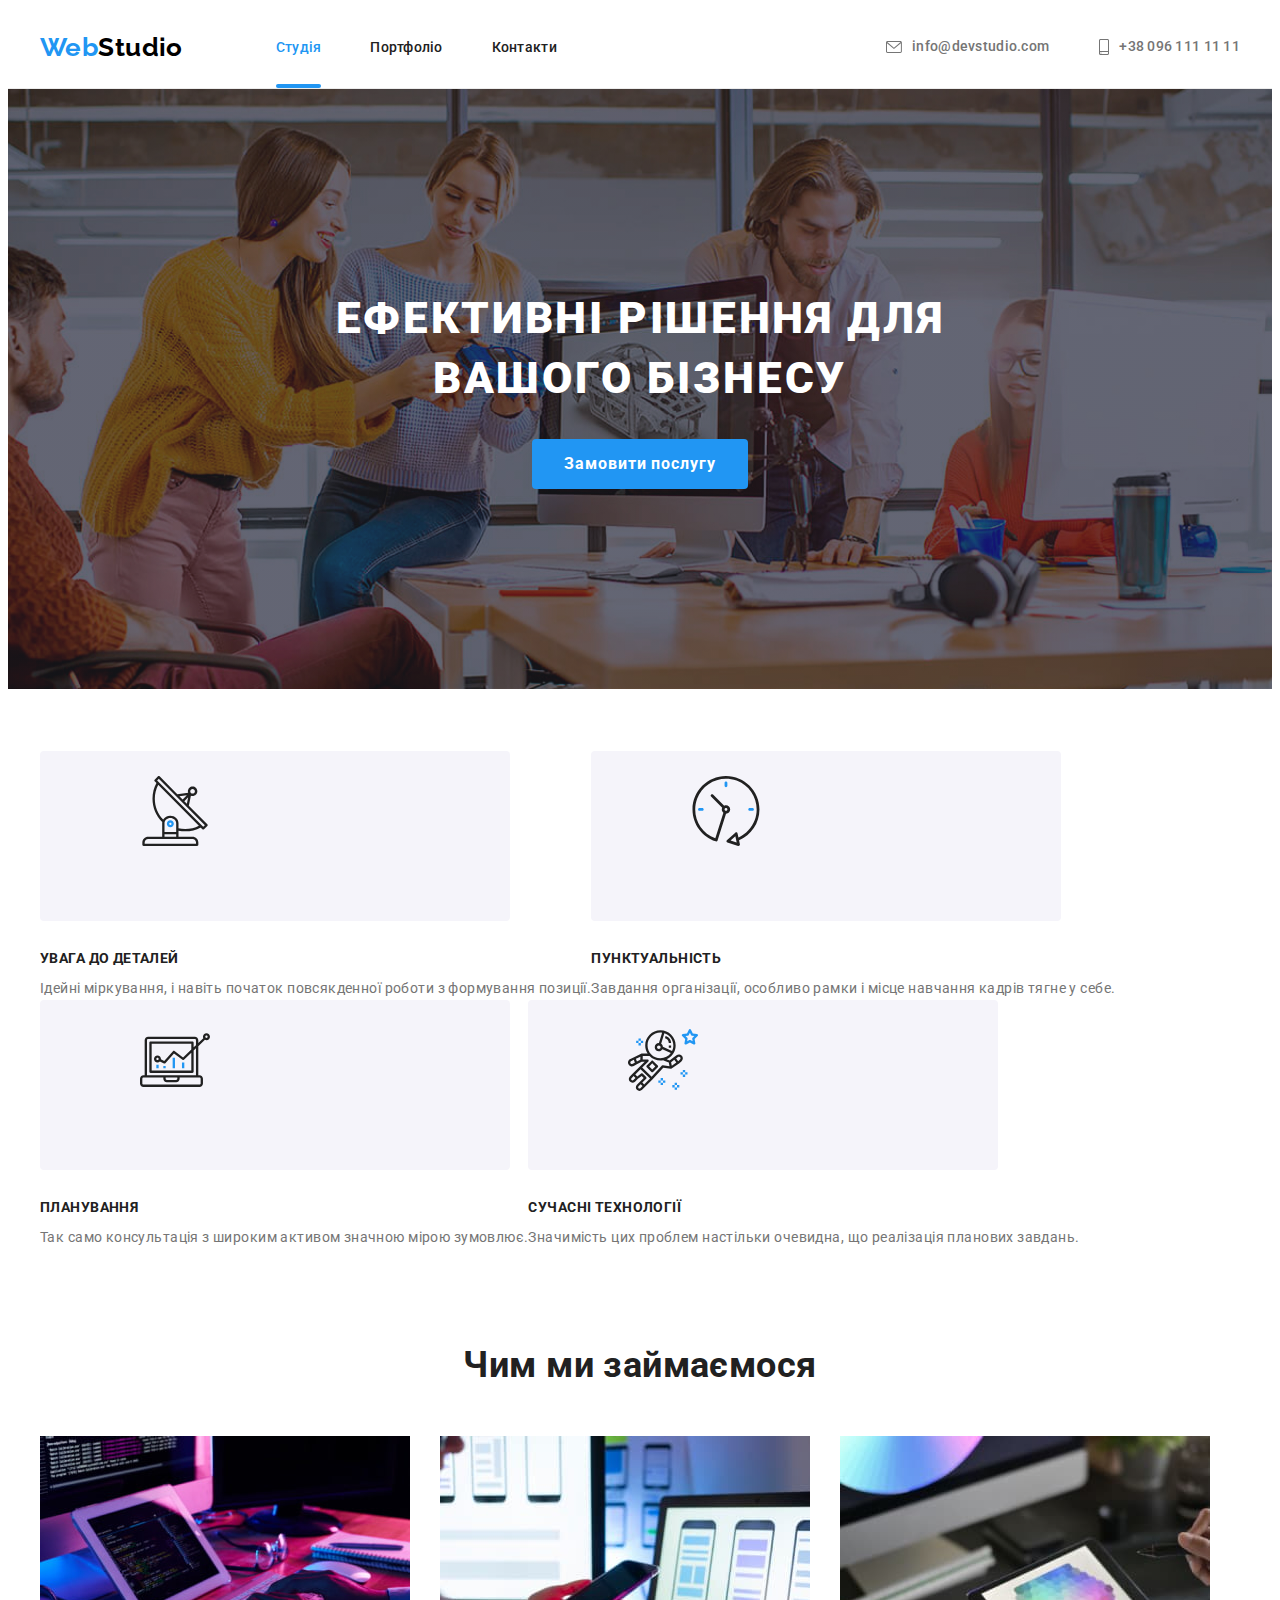
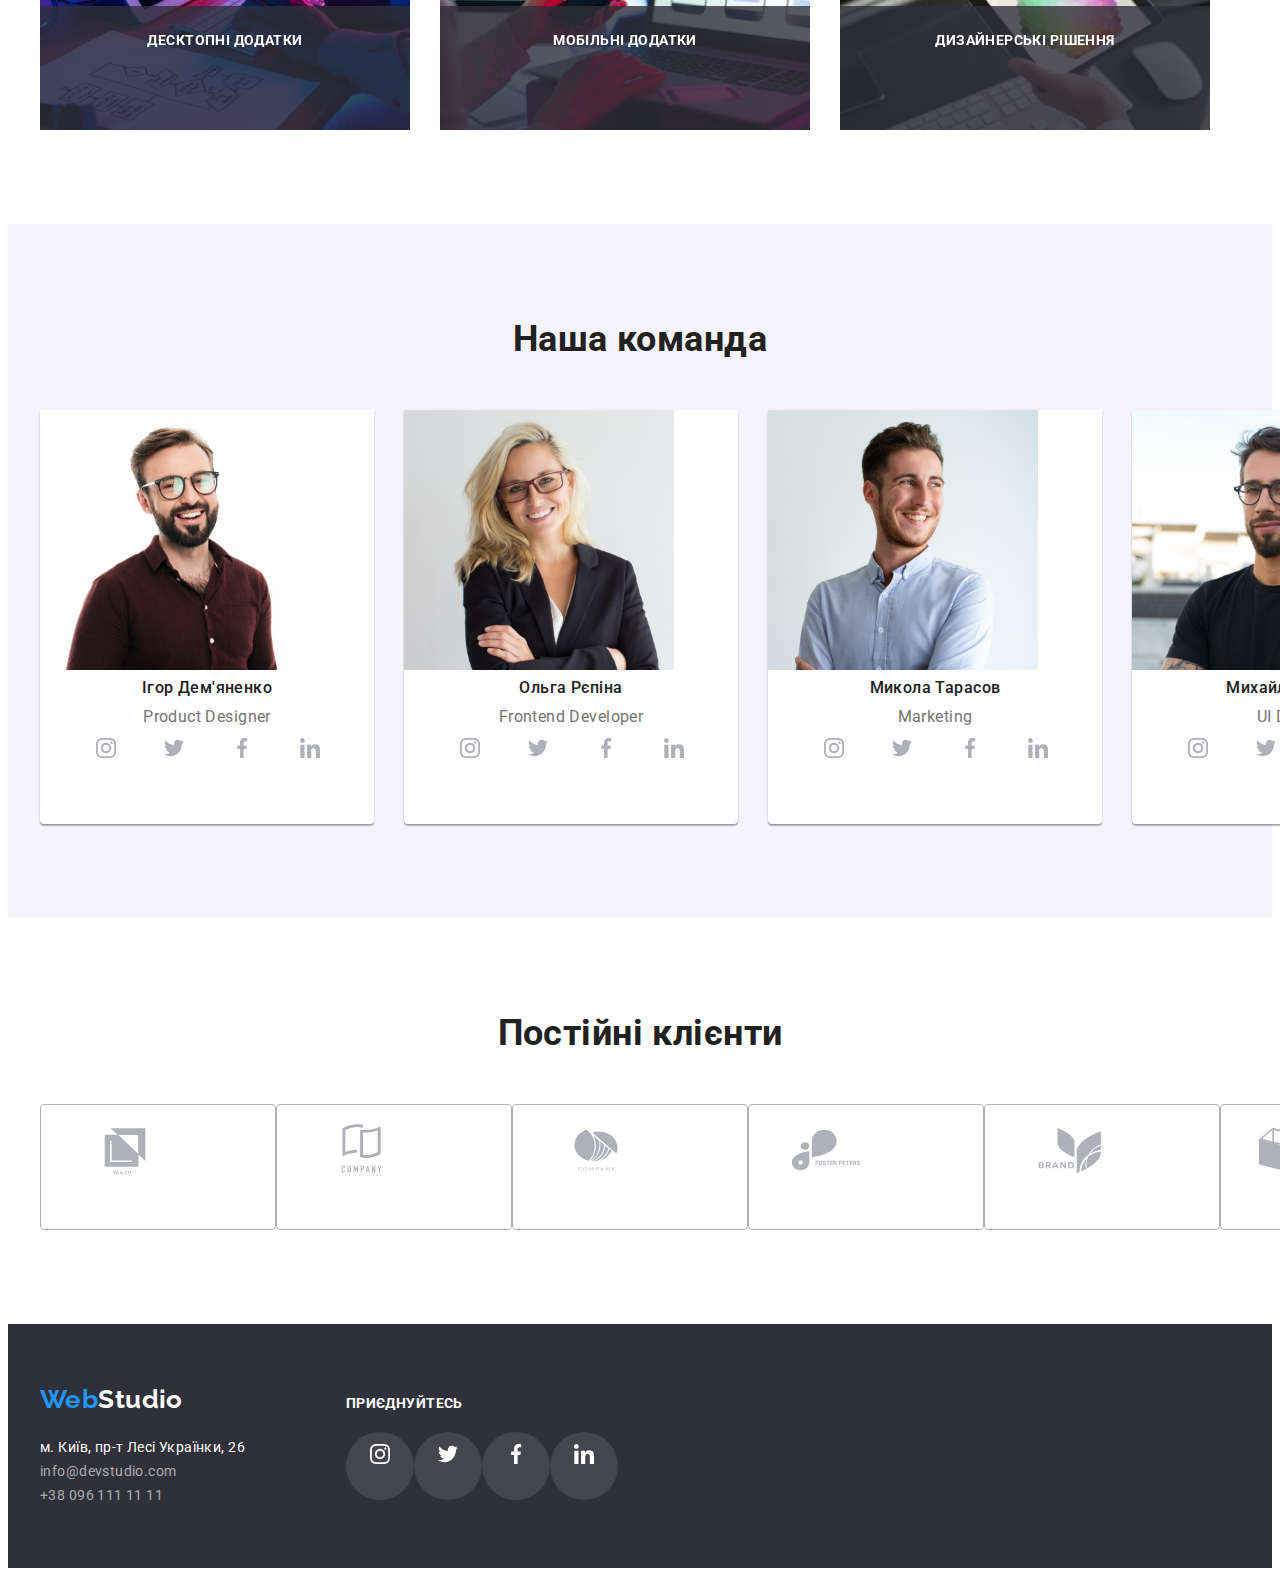
<file: index.html>
<!DOCTYPE html>
<html lang="uk">
<head>
    <meta charset="UTF-8">
    <meta http-equiv="X-UA-Compatible" content="IE=edge">
    <meta name="viewport" content="width=device-width, initial-scale=1.0">
    <title>Студія</title>
    <link rel="preconnect" href="https://fonts.googleapis.com">
    <link rel="preconnect" href="https://fonts.gstatic.com" crossorigin>
    <link href="https://fonts.googleapis.com/css2?family=Raleway:wght@700&family=Roboto:wght@400;500;700;900&display=swap" rel="stylesheet">
    <link rel="stylesheet" href="https://cdnjs.cloudflare.com/ajax/libs/modern-normalize/1.1.0/modern-normalize.min.css" integrity="sha512-wpPYUAdjBVSE4KJnH1VR1HeZfpl1ub8YT/NKx4PuQ5NmX2tKuGu6U/JRp5y+Y8XG2tV+wKQpNHVUX03MfMFn9Q==" crossorigin="anonymous" referrerpolicy="no-referrer" />
    <link rel="stylesheet" href="./css/styles.css">
</head>
<body>
    <header>
        <div class="container page-header">
            <nav class="main-nav">
                <a class="logo link" href="./index.html">Web<span class="logo-black">Studio</span></a>
                <ul class="site-nav list">
                    <li class="item"><a class="link current" href="./index.html">Студія</a></li>
                    <li class="item"><a class="link" href="./portfolio.html">Портфоліо</a></li>
                    <li class="item"><a class="link" href="#">Контакти</a></li>
                </ul>
            </nav>            
            <ul class="contact list">
                <li class="item">
                    <a class="contact link" href="mailto:info@devstudio.com">
                    <svg class="contact-icon" width="16" height="12">
                        <use href="./images/sprite.svg#envelope"></use>
                    </svg>
                    info@devstudio.com</a></li>
                <li class="item">
                    <a class="contact link" href="tel:+380961111111">
                        <svg class="contact-icon" width="10" height="16">
                        <use href="./images/sprite.svg#smartphone"></use>
                    </svg>                    
                    +38 096 111 11 11</a></li>
            </ul>
        </div>
    </header>
    <main>
        <section class="hero">
                <h1 class="hero-title">Ефективні рішення для вашого бізнесу</h1>
                <button class="hero-btn" type="button" data-modal-open>Замовити послугу</button>
                <div class="backdrop is-hidden" data-modal>
                    <div class="modal">
                        <button class="btn-close" data-modal-close>
                            <!-- <svg class="icon" width="18" height="18">
                                <use href="./images/sprite.svg#twitter"></use>
                            </svg> -->
                        </button>

                    </div>

                </div>
        </section>
        <section class="features">
            <div class="container">
                <h2 class="visually-hidden">Наші переваги</h2>
                <ul class="list ">
                    <li>
                        <div class="features-bg">
                            <svg class="features-icon" width="70px" height="70px">
                                <use href="./images/sprite.svg#antenna"></use>
                            </svg>
                        </div>
                        <h3 class="features-title">Увага до деталей</h3>
                        <p>Ідейні міркування, і навіть початок повсякденної роботи з формування позиції.</p>
                    </li>
                    <li>
                        <div class="features-bg">
                            <svg class="features-icon" width="70px" height="70px">
                                <use href="./images/sprite.svg#clock"></use>
                            </svg>
                        </div>
                        <h3 class="features-title">Пунктуальність</h3>
                        <p>Завдання організації, особливо рамки і місце навчання кадрів тягне у себе.</p>
                    </li>
                    <li>
                        <div class="features-bg">
                            <svg class="features-icon" width="70px" height="70px">
                                <use href="./images/sprite.svg#diagram"></use>
                            </svg>
                        </div>
                        <h3 class="features-title">Планування</h3>
                        <p>Так само консультація з широким активом значною мірою зумовлює.</p>
                    </li>
                    <li>
                        <div class="features-bg">
                            <svg class="features-icon" width="70px" height="70px">
                                <use href="./images/sprite.svg#astronaut"></use>
                            </svg>
                        </div>
                        <h3 class="features-title">Сучасні технології</h3>
                        <p>Значимість цих проблем настільки очевидна, що реалізація планових завдань.</p>
                    </li>
                </ul>
            </div>
        </section>
        <section class="business section">
            <div class="container">
                <h2 class="section-title">Чим ми займаємося</h2>
                <ul class="list">
                    <li class="item">
                        <img src="./images/box1.jpg" alt="Алгоритми і коди на екрані" width="370" height="294">
                        <h3 class="business-description">Десктопні додатки</h3>
                    </li>
                    <li class="item">
                        <img src="./images/box2.jpg" alt="Людина працює за комп'ютером" width="370" height="294">
                        <h3 class="business-description">Мобільні додатки</h3>
                    </li>
                    <li class="item">
                        <img src="./images/box3.jpg" alt="Планшетка кольорів" width="370" height="294">
                        <h3 class="business-description">Дизайнерські рішення</h3>
                    </li>
                </ul>
            </div>
        </section>
        <section class="team section">
            <div class="container">
                <h2 class="section-title">Наша команда</h2>
                <ul class=" team list">
                <li class="team-card">
                    <img src="./images/teamcard1.jpg" alt="Хлопець в окулярах" width="270" height="260">
                    <h3>Ігор Дем'яненко</h3>
                    <p lang="en">Product Designer</p>
                    <ul class="team-social list">
                        <li>
                            <a class="link" href="#">
                                <svg class="icon" width="20" height="20">
                                    <use href="./images/sprite.svg#instagram"></use>
                                </svg>
                            </a>
                        </li>
                        <li>
                            <a class="link" href="#">
                                <svg class="icon" width="20" height="20">
                                    <use href="./images/sprite.svg#twitter"></use>
                                </svg>
                            </a>
                        </li>
                        <li>
                            <a class="link" href="#">
                                <svg class="icon" width="20" height="20">
                                    <use href="./images/sprite.svg#facebook"></use>
                                </svg>
                            </a>
                        </li>
                        <li>
                            <a class="link" href="#">
                                <svg class="icon" width="20" height="20">
                                    <use href="./images/sprite.svg#linkedin"></use>
                                </svg>
                            </a>
                        </li>
                    </ul>                   
                </li>
                <li class="team-card">
                    <img src="./images/teamcard2.jpg" alt="Білява дівчина в діловому костюмі" width="270" height="260">
                    <h3>Ольга Рєпіна</h3>
                    <p lang="en">Frontend Developer</p>
                    <ul class="team-social list">
                        <li>
                            <a class="link" href="#">
                                <svg class="icon" width="20" height="20">
                                    <use href="./images/sprite.svg#instagram"></use>
                                </svg>
                            </a>
                        </li>
                        <li>
                            <a class="link" href="#">
                                <svg class="icon" width="20" height="20">
                                    <use href="./images/sprite.svg#twitter"></use>
                                </svg>
                            </a>
                        </li>
                        <li>
                            <a class="link" href="#">
                                <svg class="icon" width="20" height="20">
                                    <use href="./images/sprite.svg#facebook"></use>
                                </svg>
                            </a>
                        </li>
                        <li>
                            <a class="link" href="#">
                                <svg class="icon" width="20" height="20">
                                    <use href="./images/sprite.svg#linkedin"></use>
                                </svg>
                            </a>
                        </li>
                    </ul>
                </li>
                <li class="team-card">
                    <img src="./images/teamcard3.jpg" alt="Хлопець посміхається" width="270" height="260">
                    <h3>Микола Тарасов</h3>
                    <p lang="en">Marketing</p>
                    <ul class="team-social list">
                        <li>
                            <a class="link" href="#">
                                <svg class="icon" width="20" height="20">
                                    <use href="./images/sprite.svg#instagram"></use>
                                </svg>
                            </a>
                        </li>
                        <li>
                            <a class="link" href="#">
                                <svg class="icon" width="20" height="20">
                                    <use href="./images/sprite.svg#twitter"></use>
                                </svg>
                            </a>
                        </li>
                        <li>
                            <a class="link" href="#">
                                <svg class="icon" width="20" height="20">
                                    <use href="./images/sprite.svg#facebook"></use>
                                </svg>
                            </a>
                        </li>
                        <li>
                            <a class="link" href="#">
                                <svg class="icon" width="20" height="20">
                                    <use href="./images/sprite.svg#linkedin"></use>
                                </svg>
                            </a>
                        </li>
                    </ul>
                </li>
                <li class="team-card">
                    <img src="./images/teamcard4.jpg" alt="Бородатий хлопець на вулиці" width="270" height="260">
                    <h3>Михайло Єрмаков</h3>
                    <p lang="en">UI Designer</p>
                    <ul class="team-social list">
                        <li>
                            <a class="link" href="#">
                                <svg class="icon" width="20" height="20">
                                    <use href="./images/sprite.svg#instagram"></use>
                                </svg>
                            </a>
                        </li>
                        <li>
                            <a class="link" href="#">
                                <svg class="icon" width="20" height="20">
                                    <use href="./images/sprite.svg#twitter"></use>
                                </svg>
                            </a>
                        </li>
                        <li>
                            <a class="link" href="#">
                                <svg class="icon" width="20" height="20">
                                    <use href="./images/sprite.svg#facebook"></use>
                                </svg>
                            </a>
                        </li>
                        <li>
                            <a class="link" href="#">
                                <svg class="icon" width="20" height="20">
                                    <use href="./images/sprite.svg#linkedin"></use>
                                </svg>
                            </a>
                        </li>
                    </ul>
                </li>
            </ul>
            </div>
        </section>
                <section class="clients section">
                    <div class="container">
                        <h2 class="section-title">Постійні клієнти</h2>
                        <ul class="clients-logo list">
                            <li>
                                <a class="clients-item link" href="#">
                                    <svg class="clients-icon" width="106px" height="60px">
                                        <use href="./images/sprite.svg#co1"></use>
                                    </svg>
                                </a>
                            </li>
                            <li>
                                <a class="clients-item link" href="#">
                                    <svg class="clients-icon" width="106px" height="60px">
                                        <use href="./images/sprite.svg#co2"></use>
                                    </svg>
                                </a>
                            </li>
                            <li>
                                <a class="clients-item link" href="#">
                                    <svg class="clients-icon" width="106px" height="60px">
                                        <use href="./images/sprite.svg#co3"></use>
                                    </svg>
                                </a>
                            </li>
                            <li>
                                <a class="clients-item link" href="#">
                                    <svg class="clients-icon" width="106px" height="60px">
                                        <use href="./images/sprite.svg#co4"></use>
                                    </svg>
                                </a>
                            </li>
                            <li>
                                <a class="clients-item link" href="#">
                                    <svg class="clients-icon" width="106px" height="60px">
                                        <use href="./images/sprite.svg#co5"></use>
                                    </svg>
                                </a>
                            </li>
                            <li>
                                <a class="clients-item link" href="#">
                                    <svg class="clients-icon" width="106px" height="60px">
                                        <use href="./images/sprite.svg#co6"></use>
                                    </svg>
                                </a>
                            </li>
                        </ul>
                    </div>
                 </section>
    </main>
    <footer class="footer">
        <div class="container">
           <div class="address-box">
            <a class="logo link" href="./index.html">Web<span class="logo-white">Studio</span></a>
            <address class="address">
                <ul class="list">
                    <li><a class="maps link" href="https://goo.gl/maps/UFJSVbyNA3431gMz5" target="_blank"
                            rel="noopener noreferrer nofollow">
                            м. Київ, пр-т Лесі Українки, 26</a></li>
                    <li><a class="footer-contact link" href="mailto:info@devstudio.com">info@devstudio.com</a></li>
                    <li><a class="footer-contact link" href="tel:+380961111111">+38 096 111 11 11</a></li>
                </ul>
            </address>
           </div>
            <div class="footer-social">
                <h2>Приєднуйтесь</h2>
                <ul class="list">
                    <li>
                        <a class="link" href="">
                            <svg class="footer-icon" width="20" height="20">
                                <use href="./images/sprite.svg#instagram"></use>
                            </svg>
                        </a>
                    </li>
                    <li>
                        <a class="link" href="">
                            <svg class="footer-icon" width="20" height="20">
                                <use href="./images/sprite.svg#twitter"></use>
                            </svg>
                        </a>
                    </li>
                    <li>
                        <a class="link" href="">
                            <svg class="footer-icon" width="20" height="20">
                                <use href="./images/sprite.svg#facebook"></use>
                            </svg>
                        </a>
                    </li>
                    <li>
                        <a class="link" href="">
                            <svg class="footer-icon" width="20" height="20">
                                <use href="./images/sprite.svg#linkedin"></use>
                            </svg>
                        </a>
                    </li>
                </ul>
            </div>
            
            
        </div>
    </footer>
    <script src="./js/modal.js"></script>
</body>
</html>
</file>
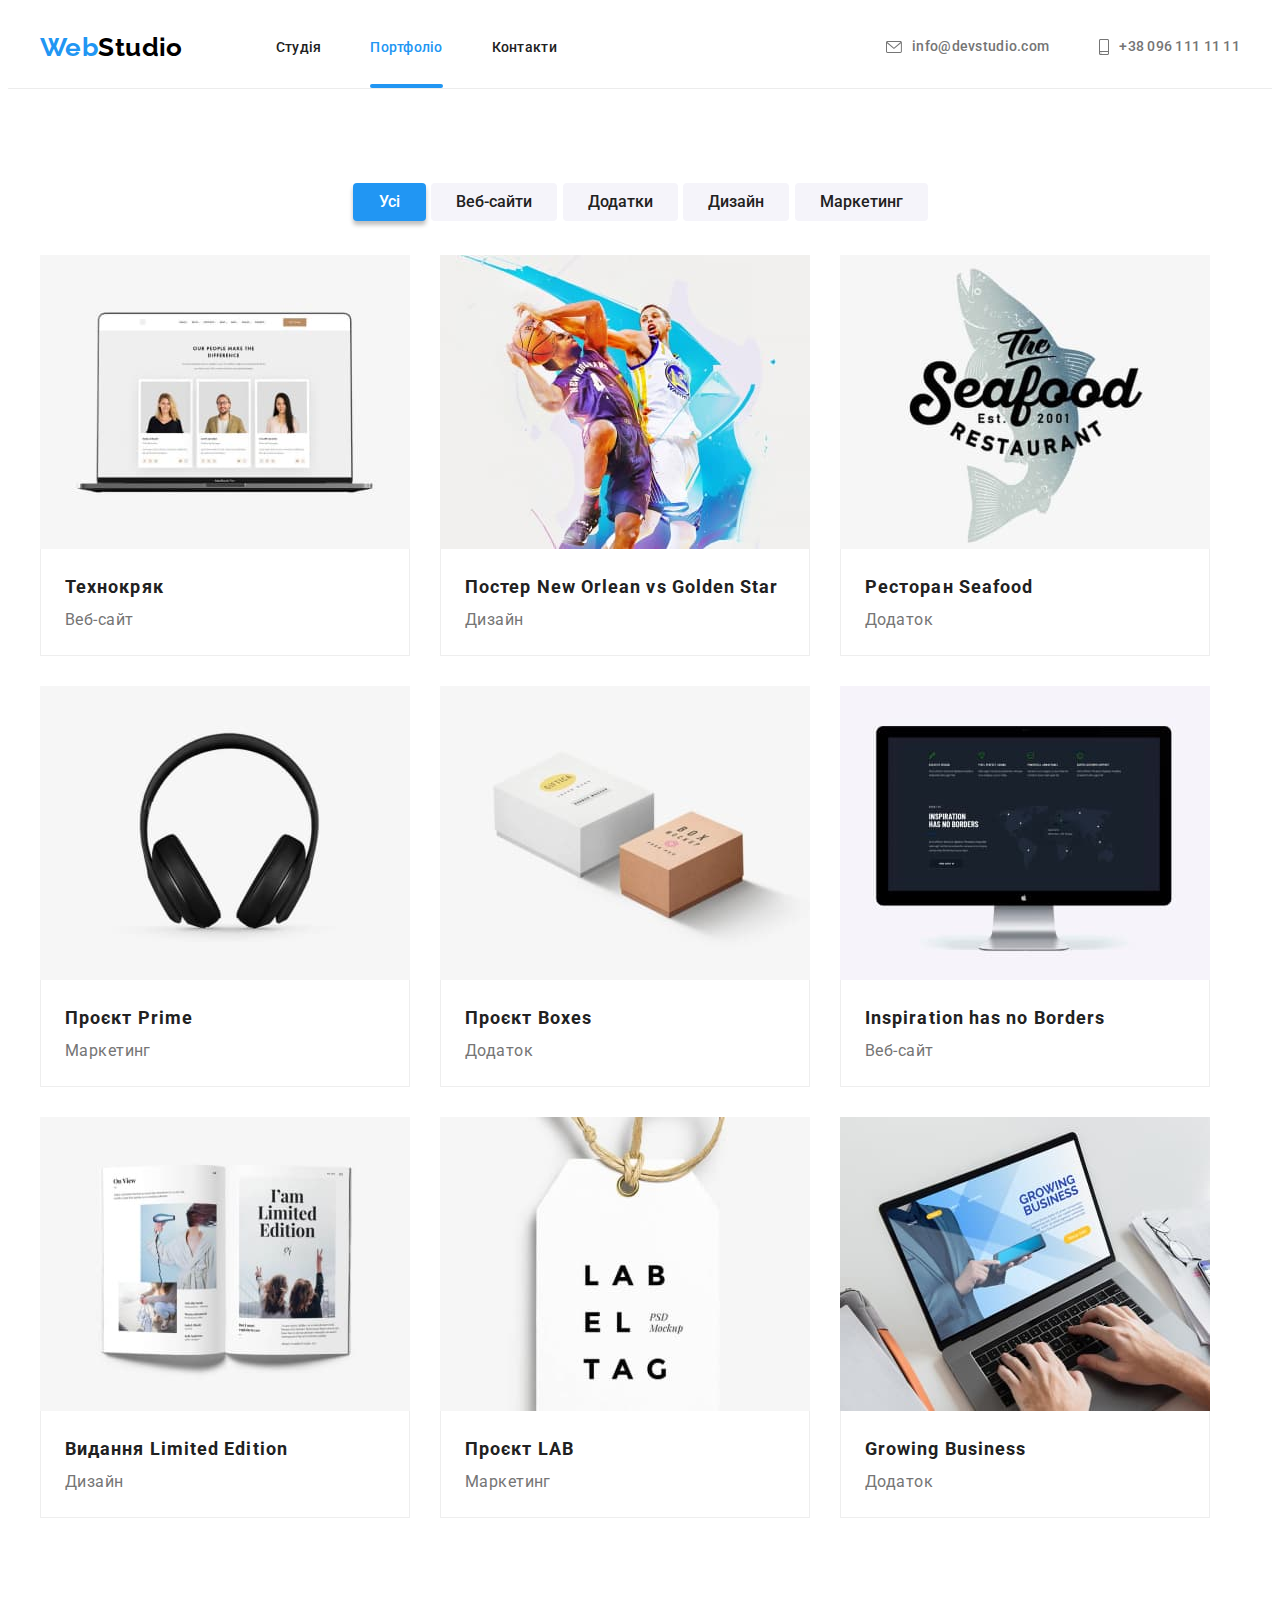
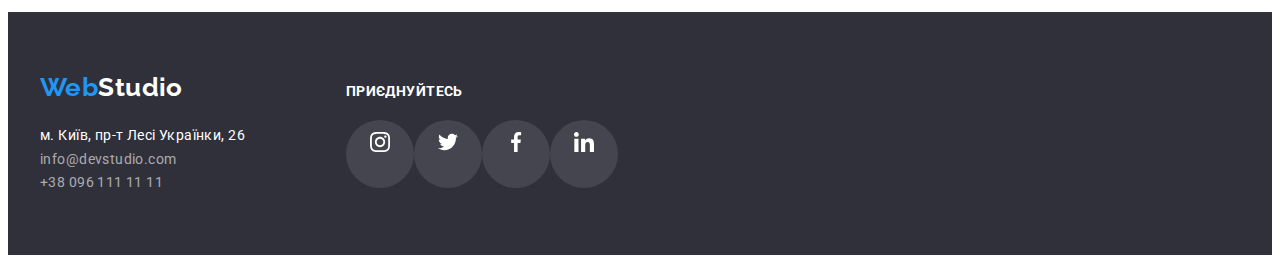
<file: portfolio.html>
<!DOCTYPE html>
<html lang="uk">
<head>
    <meta charset="UTF-8">
    <meta http-equiv="X-UA-Compatible" content="IE=edge">
    <meta name="viewport" content="width=device-width, initial-scale=1.0">
    <title>Студія</title>
    <link rel="preconnect" href="https://fonts.googleapis.com">
    <link rel="preconnect" href="https://fonts.gstatic.com" crossorigin>
    <link href="https://fonts.googleapis.com/css2?family=Raleway:wght@700&family=Roboto:wght@400;500;700;900&display=swap" rel="stylesheet">
    <link rel="stylesheet" href="https://cdnjs.cloudflare.com/ajax/libs/modern-normalize/1.1.0/modern-normalize.min.css" integrity="sha512-wpPYUAdjBVSE4KJnH1VR1HeZfpl1ub8YT/NKx4PuQ5NmX2tKuGu6U/JRp5y+Y8XG2tV+wKQpNHVUX03MfMFn9Q==" crossorigin="anonymous" referrerpolicy="no-referrer" />
    <link rel="stylesheet" href="./css/styles.css">
</head>
<body>
<header>
    <div class="container page-header">
        <nav class="main-nav">
            <a class="logo link" href="./index.html">Web<span class="logo-black">Studio</span></a>
            <ul class="site-nav list">
                <li class="item"><a class="link" href="./index.html">Студія</a></li>
                <li class="item"><a class="link current" href="./portfolio.html">Портфоліо</a></li>
                <li class="item"><a class="link" href="#">Контакти</a></li>
            </ul>
        </nav>
        <ul class="contact list">
            <li class="item">
                <a class="contact link" href="mailto:info@devstudio.com">
                    <svg class="contact-icon" width="16" height="12">
                        <use href="./images/sprite.svg#envelope"></use>
                    </svg>
                    info@devstudio.com</a>
            </li>
            <li class="item">
                <a class="contact link" href="tel:+380961111111">
                    <svg class="contact-icon" width="10" height="16">
                        <use href="./images/sprite.svg#smartphone"></use>
                    </svg>
                    +38 096 111 11 11</a>
            </li>
        </ul>
    </div>
</header>
    <main>
        <section class="portfolio section">
        <div class="container">
                <h1 class="visually-hidden">Наші роботи</h1>
                <ul class="radio-btn list">
                    <li class="item"><button class="btn current" type="button">Усі</button></li>
                    <li class="item"><button class="btn" type="button">Веб-сайти</button></li>
                    <li class="item"><button class="btn" type="button">Додатки</button></li>
                    <li class="item"><button class="btn" type="button">Дизайн</button></li>
                    <li class="item"><button class="btn" type="button">Маркетинг</button></li>
                </ul>
                <ul class="work-card list">
                    <li class="item"><a class="works link" href="#">
                            <div class="work-thumb">
                                <img src="./images/tehnokryak.jpg" alt="Сторінка компанії" width="370" height="294">
                                <div class="work-overlay">
                                    <p class="info">
                                        Ресурс пропонує комплексні пропозиції з різним рівнем функціоналу та сервісів. Все це дозволить відвідувачу отримати
                                        вичерпні відомості про компанію чи приватну особу.
                                    </p>
                                </div>
                            </div>
                            <div class="description">
                                <h2>Технокряк</h2>
                                <p>Веб-сайт</p>
                            </div>
                        </a>
                    </li>
                    <li class="item"><a class="works link" href="#">
                            <div class="work-thumb">
                                <img src="./images/poster.jpg" alt="Баскетболісти" width="370" height="294">
                                <div class="work-overlay">
                                    <p class="info">
                                        Ресурс пропонує комплексні пропозиції з різним рівнем функціоналу та сервісів. Все це дозволить відвідувачу
                                        отримати
                                        вичерпні відомості про компанію чи приватну особу.
                                    </p>
                                </div>
                            </div>
                            <div class="description">
                                <h2>Постер New Orlean vs Golden Star</h2>
                                <p>Дизайн</p>
                            </div>
                        </a>
                    </li>
                    <li class="item"><a class="works link" href="#">
                            <div class="work-thumb">
                                <img src="./images/seafood.jpg" alt="Логотип си фуд ресторана" width="370" height="294">
                                <div class="work-overlay">
                                    <p class="info">
                                        Ресурс пропонує комплексні пропозиції з різним рівнем функціоналу та сервісів. Все це дозволить відвідувачу
                                        отримати
                                        вичерпні відомості про компанію чи приватну особу.
                                    </p>
                                </div>
                            </div>
                            <div class="description">
                                <h2>Ресторан Seafood</h2>
                                <p>Додаток</p>
                           </div> 
                        </a>
                    </li>
                    <li class="item"><a class="works link" href="#">
                            <div class="work-thumb">
                                <img src="./images/prime.jpg" alt="Навушники" width="370" height="294">
                                <div class="work-overlay">
                                    <p class="info">
                                        Ресурс пропонує комплексні пропозиції з різним рівнем функціоналу та сервісів. Все це дозволить відвідувачу
                                        отримати
                                        вичерпні відомості про компанію чи приватну особу.
                                    </p>
                                </div>
                            </div>
                            <div class="description">
                                <h2>Проєкт Prime</h2>
                                <p>Маркетинг</p>
                            </div>
                        </a>
                    </li>
                    <li class="item"><a class="works link" href="#">
                            <div class="work-thumb">
                                <img src="./images/boxes.jpg" alt="Дві коробки" width="370" height="294">
                                <div class="work-overlay">
                                    <p class="info">
                                        Ресурс пропонує комплексні пропозиції з різним рівнем функціоналу та сервісів. Все це дозволить відвідувачу
                                        отримати
                                        вичерпні відомості про компанію чи приватну особу.
                                    </p>
                                </div>
                            </div>
                            <div class="description">
                                <h2>Проєкт Boxes</h2>
                                <p>Додаток</p>
                           </div>
                        </a>
                    </li>
                    <li class="item"><a class="works link" href="#">
                            <div class="work-thumb">
                                <img src="./images/border.jpg" alt="Монітор" width="370" height="294">
                                <div class="work-overlay">
                                    <p class="info">
                                        Ресурс пропонує комплексні пропозиції з різним рівнем функціоналу та сервісів. Все це дозволить відвідувачу
                                        отримати
                                        вичерпні відомості про компанію чи приватну особу.
                                    </p>
                                </div>
                            </div>
                            <div class="description">
                                <h2>Inspiration has no Borders</h2>
                                <p>Веб-сайт</p>
                            </div>
                        </a>
                    </li>
                    <li class="item"><a class="works link" href="#">
                           <div class="work-thumb">
                            <img src="./images/book.jpg" alt="Розгорнута книга" width="370" height="294">
                            <div class="work-overlay">
                                <p class="info">
                                    Ресурс пропонує комплексні пропозиції з різним рівнем функціоналу та сервісів. Все це дозволить відвідувачу
                                    отримати
                                    вичерпні відомості про компанію чи приватну особу.
                                </p>
                            </div>
                           </div>
                            <div class="description">
                                <h2>Видання Limited Edition</h2>
                                <p>Дизайн</p>
                            </div>
                        </a>
                    </li>
                    <li class="item"><a class="works link" href="#">
                            <div class="work-thumb">
                                <img src="./images/lab.jpg" alt="Лейбл" width="370" height="294">
                                <div class="work-overlay">
                                    <p class="info">
                                        Ресурс пропонує комплексні пропозиції з різним рівнем функціоналу та сервісів. Все це дозволить відвідувачу
                                        отримати
                                        вичерпні відомості про компанію чи приватну особу.
                                    </p>
                                </div>
                            </div>
                            <div class="description">
                                <h2>Проєкт LAB</h2>
                                <p>Маркетинг</p>
                            </div>
                        </a>
                    </li>
                    <li class="item"><a class="works link" href="#">
                            <div class="work-thumb">
                                <img src="./images/business.jpg" alt="Ноутбук" width="370" height="294">
                                <div class="work-overlay">
                                    <p class="info">
                                        Ресурс пропонує комплексні пропозиції з різним рівнем функціоналу та сервісів. Все це дозволить відвідувачу
                                        отримати
                                        вичерпні відомості про компанію чи приватну особу.
                                    </p>
                                </div>
                            </div>
                            <div class="description">
                                <h2>Growing Business</h2>
                                <p>Додаток</p>
                            </div>
                        </a>
                    </li>
                </ul>
        </div>
        </section>

    </main>
    <footer class="footer">
        <div class="container">
            <div class="address-box">
                <a class="logo link" href="./index.html">Web<span class="logo-white">Studio</span></a>
                <address class="address">
                    <ul class="list">
                        <li><a class="maps link" href="https://goo.gl/maps/UFJSVbyNA3431gMz5" target="_blank"
                                rel="noopener noreferrer nofollow">
                                м. Київ, пр-т Лесі Українки, 26</a></li>
                        <li><a class="footer-contact link" href="mailto:info@devstudio.com">info@devstudio.com</a></li>
                        <li><a class="footer-contact link" href="tel:+380961111111">+38 096 111 11 11</a></li>
                    </ul>
                </address>
            </div>
            <div class="footer-social">
                <h2>Приєднуйтесь</h2>
                <ul class="list">
                    <li>
                        <a class="link" href="">
                            <svg class="footer-icon" width="20" height="20">
                                <use href="./images/sprite.svg#instagram"></use>
                            </svg>
                        </a>
                    </li>
                    <li>
                        <a class="link" href="">
                            <svg class="footer-icon" width="20" height="20">
                                <use href="./images/sprite.svg#twitter"></use>
                            </svg>
                        </a>
                    </li>
                    <li>
                        <a class="link" href="">
                            <svg class="footer-icon" width="20" height="20">
                                <use href="./images/sprite.svg#facebook"></use>
                            </svg>
                        </a>
                    </li>
                    <li>
                        <a class="link" href="">
                            <svg class="footer-icon" width="20" height="20">
                                <use href="./images/sprite.svg#linkedin"></use>
                            </svg>
                        </a>
                    </li>
                </ul>
            </div>
    
    
        </div>
    </footer>
</body>
</html>
</file>
<file: css/styles.css>
﻿:root {
    --primary-font-weight: 400;
    --secondary-font-weight: 500;
    --title-font-weight: 700;

    --primary-font-size: 14px;
    --secondary-font-size: 16px;
       
    --accent-color: #2196F3;
    --active-accent-color: #188CE8;
    --black-color:  #000000;
    --primary-white-color: #FFFFFF;
    --secondary-white-color: rgba(255, 255, 255, 0.6);
    --main-text-color: #757575;
    --title-text-color: #212121;

    --background-white: #F5F5F5;
    --background-black: #2F303A;
    --primary-background: #F5F4FA;
    --secondary-background: #EEEEEE;

    --border-color: #ECECEC;
    }

body {
    font-family: 'Roboto', sans-serif;
    /*font-weight: var(--primary-font-weight); 400 normal РАБОТАЕТ ОТ БРАУЗЕРА*/
    font-size: var(--primary-font-size);
    line-height: 1.7;
    letter-spacing: 0.03em;

    background-color: var(--primary-white-color);
    color: var(--main-text-color);
}

/* УТИЛИТЫ */
h1, h2, h3, h4, h5, h6, 
p {
    margin-top: 0;
    margin-bottom: 0;
}   
.list {
    margin: 0;
    padding: 0;
    list-style: none;    
}
.link {
text-decoration: none;
}

.container {
    width: 1200px;
    padding-right: 15px;
    padding-left: 15px;
    margin-left: auto;
    margin-right: auto;
}

/*Header and Footer*/
header {
    border-bottom: 1px solid var(--border-color);
}
.page-header {
    display: flex;
    align-items: center;
    padding-top: 24px;
    padding-bottom: 25px;
}


/* Logo */
.logo { 
    margin-right: 93px;
    /* ВОПРОС
        display: block;
        padding-top: 24px;
        padding-bottom: 25px; хотела увеличить площадь ссылки, как у Репеты, но паддинги элементов и контейнера суммируются , а, считаю, для размера контейнера грамотнее ставить паддинги .page-header, а не устанавливать размер за счет паддингов ссылок. Как сделать и грамотно и площадь ссылок увеличить? */

    font-family: 'Raleway', sans-serif;
    font-weight: var(--title-font-weight);
    font-size: 26px;
    line-height: 1.19;
    color: var(--accent-color);

    transition: color 250ms cubic-bezier(0.4, 0, 0.2, 1);
    }
.logo-black {
    color: var(--black-color);
    transition: color 250ms cubic-bezier(0.4, 0, 0.2, 1);
    }
.logo-white {
    color: var(--primary-white-color);
    transition: color 250ms cubic-bezier(0.4, 0, 0.2, 1);
    }
.logo:hover, 
.logo:focus {
    color: var(--active-accent-color);
    }

.logo-black:hover,
.logo-black:focus,
.logo-white:hover,
.logo-white:focus {
    color: var(--active-accent-color);
    }


/* Site nav*/
.main-nav {
    display: flex;
    align-items: center;
}
.site-nav {
    
    display: flex;
    min-width: 281px;
    justify-content: space-between;
}
.site-nav .link {
    font-weight: var(--secondary-font-weight);
    line-height: 1.14;
    letter-spacing: 0.02em;
    color: var(--title-text-color);

    transition: color 250ms cubic-bezier(0.4, 0, 0.2, 1);
}
.site-nav .link:hover,
.site-nav .link:focus {
    color: var(--accent-color);
}
.site-nav .link.current {
    color: var(--accent-color);
}
.site-nav .current {
    position:relative;
}

.site-nav .current::after {
    content: "";
    position: absolute;
    bottom: -33px;
    right: 0px;    
    width: 100%;
    height: 4px;
    background-color: rgba(33, 150, 243, 1);
    border-radius: 2px;
}


/*Contacts*/
.contact.list {
    display: flex;
    align-items: center;
    margin-left: auto;    
}
.contact.list .item:not(:last-child) {
    margin-right: 50px;    
}
.contact {
    font-weight: var(--secondary-font-weight);
    line-height: 1.14;
    letter-spacing: 0.02em;
    color: var(--main-text-color); 

    transition: color 250ms cubic-bezier(0.4, 0, 0.2, 1);
}    
 
.contact:hover,
.contact:focus {
    color: var(--accent-color);
}

.contact-icon {
    margin-right: 10px;
    align-items: center;
    fill: currentColor;
}
.contact.link {
    display: flex;
    align-items: center;
}
/*
.contact-icon:hover,
.contact-icon:focus {
    fill: var(--accent-color);
}*/




/*Footer*/
.footer {
    padding-top: 60px;
    padding-bottom: 60px;
    background-color: var(--background-black);
}
.footer .container {
    display: flex;
    align-items: baseline;
}

.address-box {
    margin-right: 70px;
}
.address {
    font-style: normal;
    margin-top: 20px;
} 
.maps {
    color: var(--primary-white-color); 
    transition: color 250ms cubic-bezier(0.4, 0, 0.2, 1);
}
.footer-contact {
    color: var(--secondary-white-color);
    transition: color 250ms cubic-bezier(0.4, 0, 0.2, 1);
}
.footer .link:hover,
.footer .link:focus {
    color: var(--accent-color);
}

/* footer SOCIAL */
.footer-social h2 {
    margin-bottom: 20px;
    font-size: 14px;
    font-weight: var(--title-font-weight);
    line-height: 1.14;
    text-transform: uppercase;

    color: var(--primary-white-color);
}

.footer-social .list {
    display: inline-flex;
    width: 206px;
    padding: 0;
    margin: 0;
    justify-content: space-between;
}

.footer-social .link {
    display: block;
    padding: 12px;
    width: 44px;
    height: 44px;
    color: var(--primary-white-color);
    text-align: center;

    border-radius: 50%;
    background-color: rgba(255, 255, 255, 0.1);

    transition: background-color 250ms cubic-bezier(0.4, 0, 0.2, 1);
}
/*.footer-social .link:not(:last-child) {
    margin-right: 10px;
}*/

.footer-social .link:hover {
    background-color: var(--accent-color);
    color: var(--primary-white-color);
}
.footer-icon {
    fill: currentColor;
}



/*Hero*/
.hero {
    max-width: 1600px;
    margin-left: auto;
    margin-right: auto;

    padding-top: 200px;
    padding-bottom: 200px;

    background-color: #C4C4C4;;
    text-align: center;

    background-image: linear-gradient(to right, rgba(47, 48, 58, 0.4), rgba(47, 48, 58, 0.4)),
    url(../images/corp.jpg);
    background-size: cover;
    background-position: center;
    background-repeat: no-repeat;
    }

.hero-title {
    margin: 0 auto 30px;
    width: 696px;
    /*min-height: 120px;*/
    text-align: center;


    font-weight: 900;
    font-size: 44px;
    line-height: 1.36;    
    letter-spacing: 0.06em;
    text-transform: uppercase;
    color: var(--primary-white-color);
}

.hero-btn {
    border-radius: 4px;
    border: 0;
    padding: 10px 32px;
    min-width: 216px;
    /* ВОПРОС
     не смогла побeдить размер кнопки, на один пробел она больше */
    text-align: center;

    cursor: pointer;
    font-family: inherit;
    font-weight: var(--title-font-weight);
    font-size: var(--secondary-font-size);
    line-height: 1.88;    
    text-align: center;
    letter-spacing: 0.06em;    
    color: var(--primary-white-color);
    background-color: var(--accent-color); 
    
    transition: background-color 250ms cubic-bezier(0.4, 0, 0.2, 1);
}

.hero-btn:hover,
.hero-btn:focus {
    /* color: var(--primary-white-color); */
    background-color: var(--active-accent-color);
}

.backdrop {
    position: fixed;
    width: 100%;
    height: 100%;
    left: 0px;
    top: 0px;
    opacity: 1;
    transform: translate (100%);

    background: rgba(0, 0, 0, 0.2);

    transition: opacity 250ms cubic-bezier(0.4, 0, 0.2, 1);   
}

.backdrop.is-hidden {
    opacity: 0;
    pointer-events: none;
}
.backdrop.is-hidden .modal {
    transform: translate(-50%, -50%) scale(0.9);
}

.modal {
    position: absolute;
    top: 50%;
    left: 50%;
    
    min-width: 528px;
    min-height: 581px;        
    padding: 8px;    
    
    background: #FFFFFF;
    box-shadow: 0px 1px 3px rgba(0, 0, 0, 0.12), 0px 1px 1px rgba(0, 0, 0, 0.14), 0px 2px 1px rgba(0, 0, 0, 0.2);
    border-radius: 4px;

    opacity: 1;

    transform: translate(-50%, -50%) scale(1);
    transition: transform 250ms cubic-bezier(0.4, 0, 0.2, 1);
}

.btn-close{
    position: absolute;
    right: 8px;
    top: 8px;
    width: 30px;
    height: 30px;
    padding: 6px;
    background-color: var(--primary-white-color);
    border-radius: 50%;
    border: 1px solid rgba(0, 0, 0, 0.1);
    background-image: url(../images/close.svg);
    background-size: contain;
    background-repeat: no-repeat;
    cursor: pointer;
}

.btn-close:hover,
.btn-close:focus {
    border-color: var(--accent-color);
}

/* .close-icon {
    fill: #000000;
    align-items: center;
} */


/* Features */
.features {     
    padding-top: 62px;
}
.features .list {
    display: flex;
    flex-wrap: wrap;
}
.features li {
    width: calc((100%-90)/4);
}

/*h2*/
.visually-hidden {
    position: absolute;
    white-space: nowrap;
    width: 1px;
    height: 1px;
    overflow: hidden;
    border: 0;
    padding: 0;
    clip: rect(0 0 0 0);
    clip-path: inset(50%);
    margin: -1px;
}
/* ICONs box */
.features-bg {
    width: 270px;
    height: 120px;
    padding: 25px 100px;
    background-color: var(--primary-background);
    margin-bottom: 30px;
    border-radius: 4px;    
    /* box-shadow: 0px 4px 4px rgba(0, 0, 0, 0.25); */
}


/*h3*/
.features-title {
    font-weight: var(--title-font-weight);
    font-size: inherit;
    line-height: 1.14;
    text-transform: uppercase;    
    color: var(--title-text-color); 

    margin-bottom: 10px;
}
/*.features p*/


/*SECTION: Business and Team*/
.section {
    padding-top: 94px;
    padding-bottom: 94px;
}

/*H2*/
.section-title {
    font-weight: var(--title-font-weight);
    font-size: 36px;
    line-height: 1.17;
    text-align: center;  
    color: var(--title-text-color);
    
    margin-bottom: 50px ;    
}

/* Business */
.business .list {
    display: flex;
}
.business .item {
    position: relative;
}
.business .item:not(:last-child) {
      margin-right: 30px;
}
.business img {
    display: block;
}
.business-description {
    position: absolute;
    left: 0;
    bottom: 0;
    width: 100%;
    height: 70px;
    background-color: rgba(47, 48, 58, 0.8);
    padding: 27px 0; 
    text-align: center;
        
    font-weight: var(--title-font-weight);
    font-size: var(--primary-font-size);
    line-height: 1.14;    
    /* letter-spacing: 0.03em;
    text-align: center; */
    text-transform: uppercase;

    color: rgba(255, 255, 255, 1);    
}


/* Team */
.team.section {
    background-color: var(--primary-background);
}

.team.list {
    display: flex;
}

.team-card:not(:last-child) {
    margin-right: 30px;
}
.team-card {    
    background-color:var(--primary-white-color);

    padding-bottom: 30px;
    border-radius: 0px 0px 4px 4px;
    box-shadow: 
    0px 1px 3px rgba(0, 0, 0, 0.12), 
    0px 1px 1px rgba(0, 0, 0, 0.14), 
    0px 2px 1px rgba(0, 0, 0, 0.2);
}
.team-card h3 {
    font-weight:var(--secondary-font-weight);
    font-size:var(--secondary-font-size);
    line-height: 1.19;
    text-align: center;
    color:var(--title-text-color);
    
    margin-bottom: 10px;
}
.team-card p {
font-size: var(--secondary-font-size);
line-height: 1.19;
text-align: center;
}

/* TEAM SOCIAL LIST */

.team-social {
    text-align: center;
    display: inline-flex;
    width: 270px;
    padding-left: 32px;
    padding-right: 32px;
    justify-content: space-between;
}

.team-social .link {
    display: block;
    padding: 12px;
    width: 44px;
    height: 44px;
    text-align: center;

    color: #AFB1B8;
    background-color: var(--primary-white-color) ;
    border-radius: 50%;

    transition: background-color 250ms cubic-bezier(0.4, 0, 0.2, 1),
    color 250ms cubic-bezier(0.4, 0, 0.2, 1);
}

.team-social .link:hover,
.team-social .link:focus {
    background-color: var(--accent-color);
    color: var(--primary-white-color);
}


.team-social .icon {
    fill: currentColor;
}


/* CLIENTS list */
.clients-logo {
    display: inline-flex;
    width: 1170px;
    justify-content: space-between;
}
.clients-item {
    display: block;
    width: 170px;
    height: 92px;
    padding: 16px 32px;
    color: #AFB1B8;
    border: 1px solid #AFB1B8;
    border-radius: 4px;

    transition: color 250ms cubic-bezier(0.4, 0, 0.2, 1),
    border 250ms cubic-bezier(0.4, 0, 0.2, 1);
}

.clients-item:hover,
.clients-item:focus {
    border: 1px solid var(--accent-color);
    color: var(--accent-color)
}
.clients-icon {
    fill: currentColor ;
}


/*Portfolio*/
.radio-btn {
    display: flex;
    margin-bottom: 34px;
    margin-right: auto;
    margin-left: auto;
    width: 575px;
    justify-content: space-between;    
}

/*.radio-btn .item:not(:last-child){
    margin-right: 8px;} 
    не помещаются кнопки в размеры с макета. А без ширины ul "radio-btn" не центрируется блок кнопок. Почему?*/

.btn {
    cursor: pointer;
    font-family: inherit;
    font-weight: var(--secondary-font-weight);
    font-size: var(--secondary-font-size);
    line-height: 1.62;
    text-align: center;
    color: var(--title-text-color);
    background-color: var(--primary-background);

    border-radius: 4px;
    border: 0;
    padding: 6px 25px;
    min-width: 73px;
    text-align: center;
    box-shadow: none;

    transition: background-color 250ms cubic-bezier(0.4, 0, 0.2, 1),
                color 250ms cubic-bezier(0.4, 0, 0.2, 1),
                box-shadow 250ms cubic-bezier(0.4, 0, 0.2, 1);
}

.btn.current {
    color: var(--primary-white-color);
    background-color: var(--accent-color);
    box-shadow: 0px 4px 4px rgba(0, 0, 0, 0.25);
}
.btn:hover,
.btn:focus {
    color: var(--primary-white-color);
    background-color: var(--accent-color);
    box-shadow: 0px 4px 4px rgba(0, 0, 0, 0.25);
}



/* Cards */
.work-card.list {
    display: flex;
    flex-wrap: wrap;
}

.work-card .item:not(:nth-child(3n)) {
    margin-right: 30px;
}

.work-card .item:not(:nth-last-child(-n + 3)) {
    margin-bottom: 30px;
}
.work-card .item {
    box-shadow: none;
    transition: box-shadow 250ms cubic-bezier(0.4, 0, 0.2, 1);
}

/* .work-card .link:hover,
.work-card .link:focus {
    box-shadow: 0px 4px 4px rgba(0, 0, 0, 0.25);
}  ТАК НЕ РАБОТАЕТ*/
.work-card .item:hover,
.work-card .item:focus {
    box-shadow: 0px 4px 4px rgba(0, 0, 0, 0.25);
}

.description {
    border-right: 1px solid var(--secondary-background);
    border-bottom: 1px solid var(--secondary-background);
    border-left: 1px solid var(--secondary-background);
    padding-top: 20px;
    padding-bottom: 20px;
    padding-left: 24px;
}

.work-card img {
    display: block;
}
.work-thumb {
    position: relative;
    overflow: hidden;
}
.work-overlay {
    position: absolute;
    top: 0;
    left: 0;
    width: 100%;
    height: 100%;
    /* color: var(--primary-white-color);
        font-size: 18px;
        line-height: 1.56; */
    background-color: rgba(33, 150, 243, 0.9);  
    

    transform: translateY(101%);
    /*  при 100% есть синяя полоскя от overlay внизу картинкu img, 
    верно поставила 101%?*/

    transition: transform 250ms cubic-bezier(0.4, 0, 0.2, 1);
}
 .work-overlay .info {
    font-size: 18px;
    line-height: 1.56;
    color: rgba(255, 255, 255, 1);
    padding: 63px 24px;
}

.work-card .item:hover .work-overlay,
.work-card .item:focus .work-overlay {
    transform: translateY(0);
}


.works h2 {
    font-weight: var(--title-font-weight);
    font-size: 18px;
    line-height: 2;    
    letter-spacing: 0.06em;    
    color: var(--title-text-color);
}
.works p {
    font-size: var(--secondary-font-size);
    line-height: 1.88;
    color: var(--main-text-color);
}
</file>
